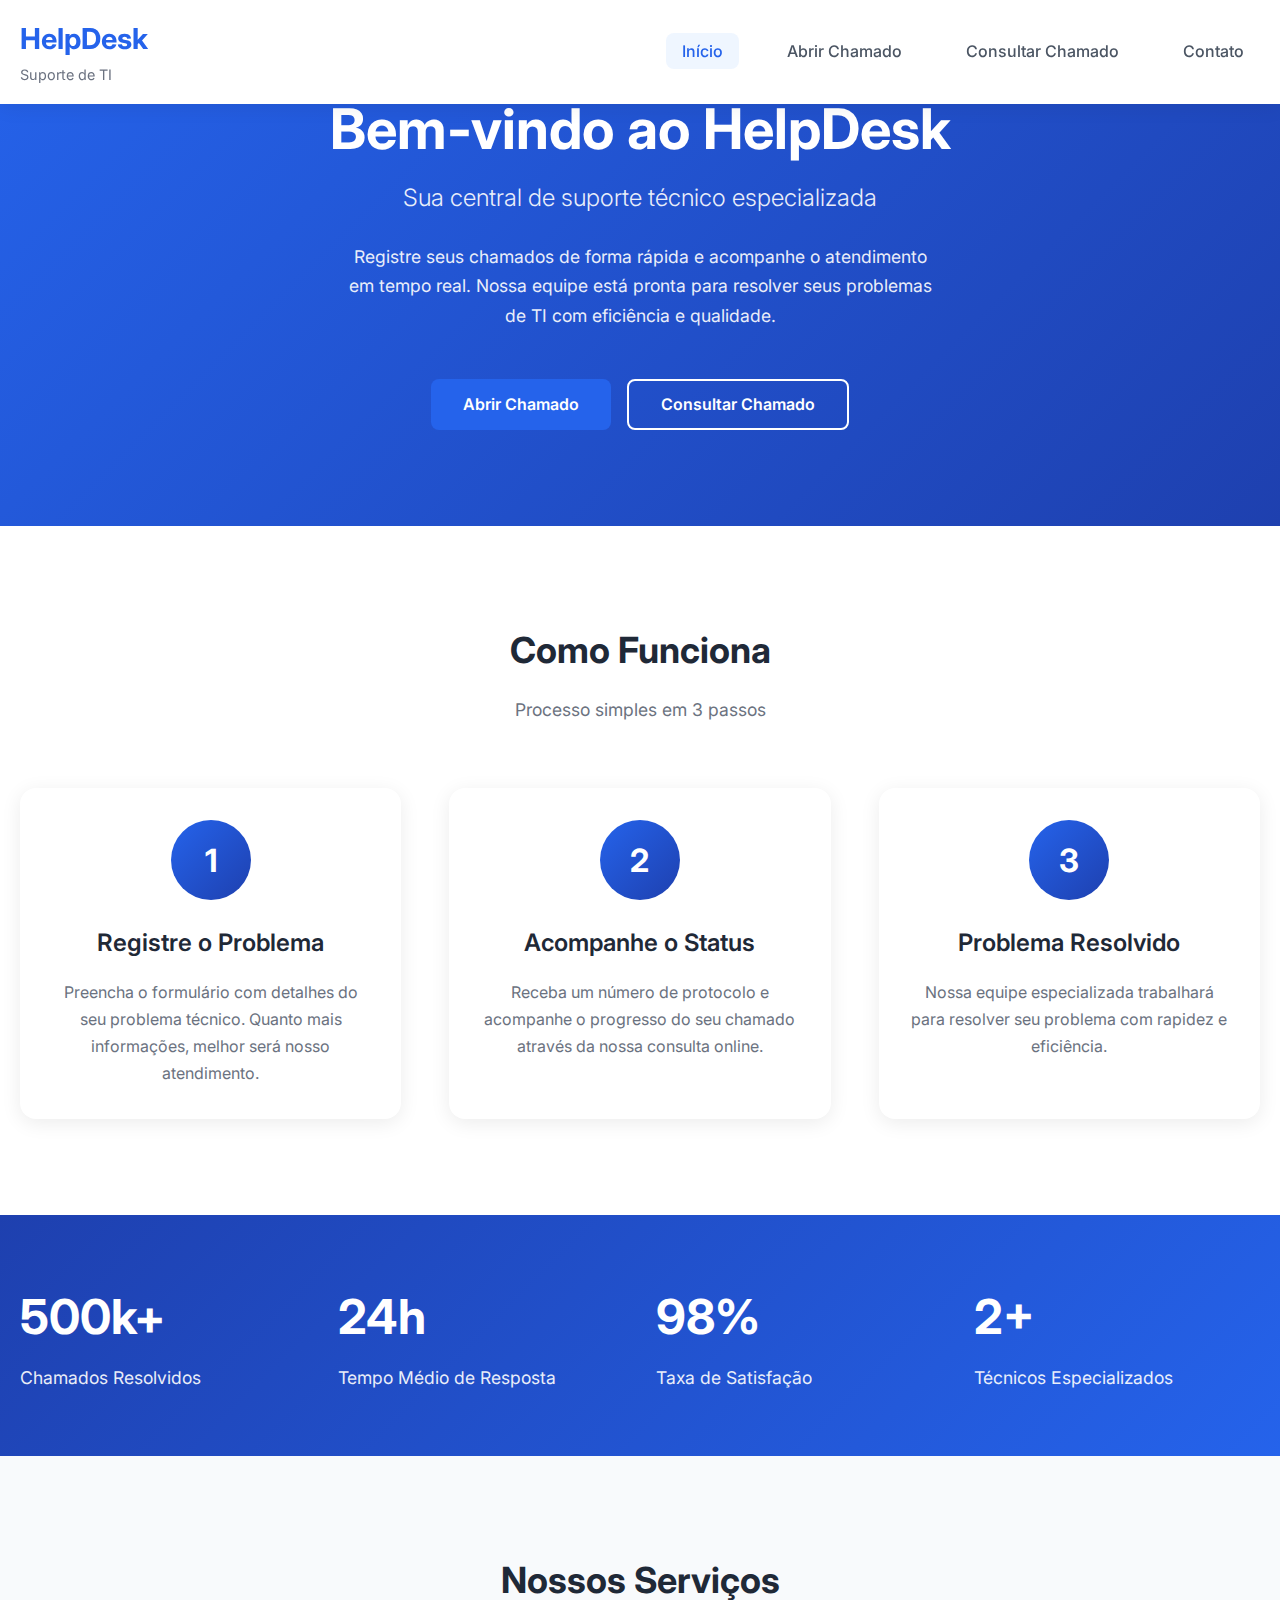
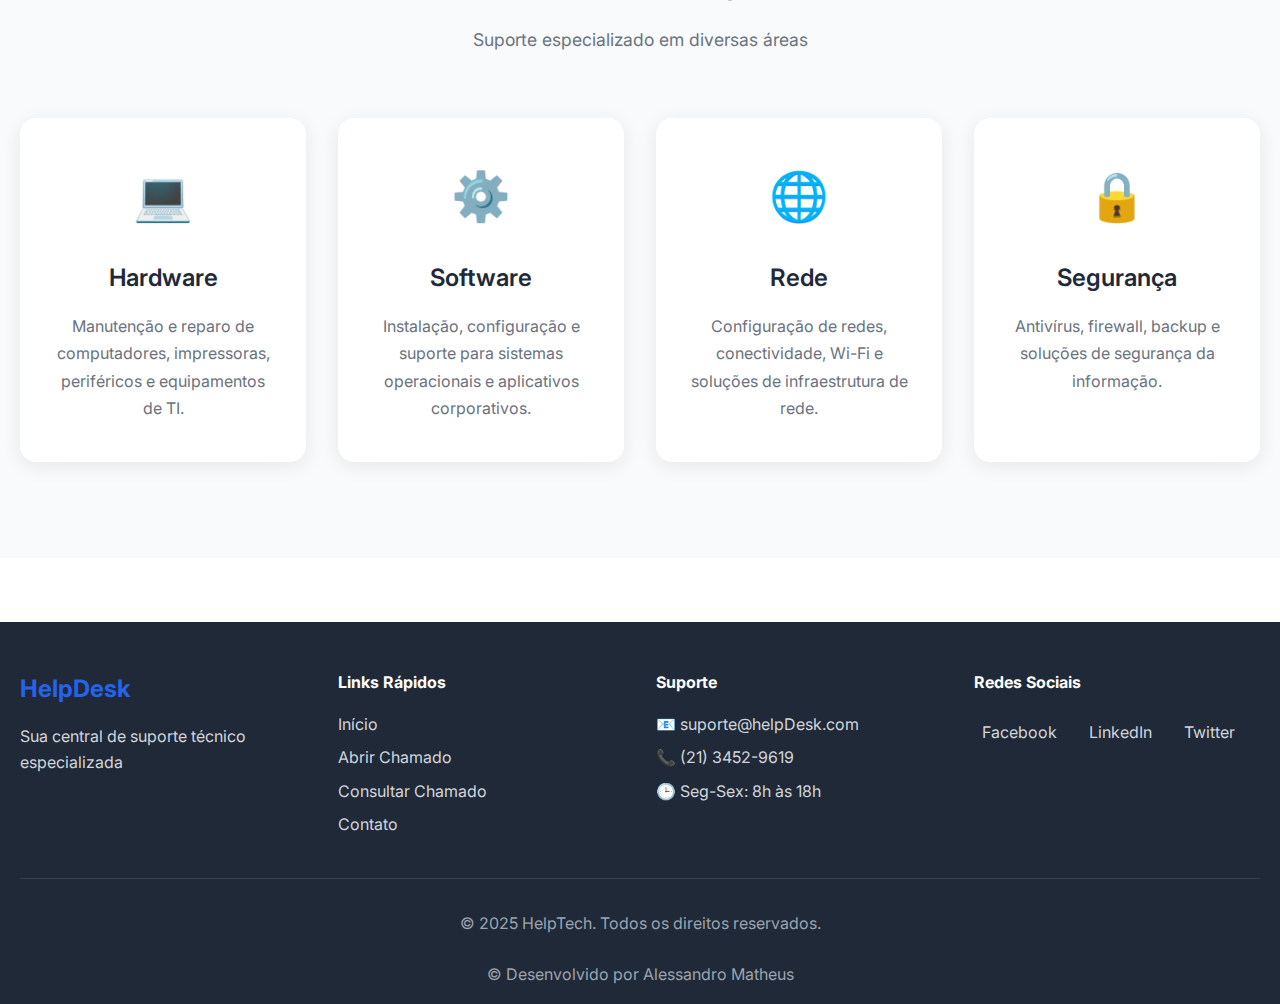
<file: Help/index.html>
<!doctype html>
<html lang="pt-BR">
<head>
    <meta charset="UTF-8">
    <meta name="viewport" content="width=device-width, initial-scale=1.0">
    <title>HelpDesk - Suporte de TI </title>
    <link rel="stylesheet" href="css/styles.css">
    <link rel="preconnect" href="https://fonts.googleapis.com">
    <link rel="preconnect" href="https://fonts.gstatic.com" crossorigin>
    <link href="https://fonts.googleapis.com/css2?family=Inter:wght@300;400;500;600;700&display=swap" rel="stylesheet">
</head>
<body>
    <header class="header">
        <div class="container">
            <div class="header-content">
                <div class="logo">
                    <h1>HelpDesk</h1>
                    <span>Suporte de TI</span>
                </div>
                <nav class="nav">
                    <ul class="nav-list">
                        <li><a href="index.html" class="nav-link active">Início</a></li>
                        <li><a href="abrir-chamado.html" class="nav-link">Abrir Chamado</a></li>
                        <li><a href="consultar-chamado.html" class="nav-link">Consultar Chamado</a></li>
                        <li><a href="contato.html" class="nav-link">Contato</a></li>
                    </ul>
                </nav>
                <div class="mobile-menu-toggle">
                    <span></span>
                    <span></span>
                    <span></span>
                </div>
            </div>
        </div>
    </header>

    <section class="inicio">
        <div class="container">
            <div class="inicio-content">
                <h1 class="inicio-title">Bem-vindo ao HelpDesk</h1>
                <p class="inicio-subtitle">Sua central de suporte técnico especializada</p>
                <p class="inicio-description">
                    Registre seus chamados de forma rápida e acompanhe o atendimento em tempo real. 
                    Nossa equipe está pronta para resolver seus problemas de TI com eficiência e qualidade.
                </p>
                <div class="inicio-buttons">
                    <a href="abrir-chamado.html" class="btn btn-primary">Abrir Chamado</a>
                    <a href="consultar-chamado.html" class="btn btn-secondary">Consultar Chamado</a>
                </div>
            </div>
        </div>
    </section>

    <section class="como-funciona">
        <div class="container">
            <div class="section-header">
                <h2 class="section-title">Como Funciona</h2>
                <p class="section-subtitle">Processo simples em 3 passos</p>
            </div>
            <div class="processo-grid">
                <div class="processo-card">
                    <div class="processo-icon">
                        <span class="processo-number">1</span>
                    </div>
                    <h3 class="processo-title">Registre o Problema</h3>
                    <p class="processo-description">
                        Preencha o formulário com detalhes do seu problema técnico. 
                        Quanto mais informações, melhor será nosso atendimento.
                    </p>
                </div>
                <div class="processo-card">
                    <div class="processo-icon">
                        <span class="processo-number">2</span>
                    </div>
                    <h3 class="processo-title">Acompanhe o Status</h3>
                    <p class="processo-description">
                        Receba um número de protocolo e acompanhe o progresso 
                        do seu chamado através da nossa consulta online.
                    </p>
                </div>
                <div class="processo-card">
                    <div class="processo-icon">
                        <span class="processo-number">3</span>
                    </div>
                    <h3 class="processo-title">Problema Resolvido</h3>
                    <p class="processo-description">
                        Nossa equipe especializada trabalhará para resolver 
                        seu problema com rapidez e eficiência.
                    </p>
                </div>
            </div>
        </div>
    </section>

    <section class="estatisticas">
        <div class="container">
            <div class="estatisticas-grid">
                <div class="estatistica">
                    <div class="estatistica-number">500k+</div>
                    <div class="estatistica-label">Chamados Resolvidos</div>
                </div>
                <div class="estatistica">
                    <div class="estatistica-number">24h</div>
                    <div class="estatistica-label">Tempo Médio de Resposta</div>
                </div>
                <div class="estatistica">
                    <div class="estatistica-number">98%</div>
                    <div class="estatistica-label">Taxa de Satisfação</div>
                </div>
                <div class="estatistica">
                    <div class="estatistica-number">2+</div>
                    <div class="estatistica-label">Técnicos Especializados</div>
                </div>
            </div>
        </div>
    </section>

    <section class="servicos">
        <div class="container">
            <div class="section-header">
                <h2 class="section-title">Nossos Serviços</h2>
                <p class="section-subtitle">Suporte especializado em diversas áreas</p>
            </div>
            <div class="servicos-grid">
                <div class="servico-card">
                    <div class="servico-icon">💻</div>
                    <h3 class="servico-title">Hardware</h3>
                    <p class="servico-description">
                        Manutenção e reparo de computadores, impressoras, 
                        periféricos e equipamentos de TI.
                    </p>
                </div>
                <div class="servico-card">
                    <div class="servico-icon">⚙️</div>
                    <h3 class="servico-title">Software</h3>
                    <p class="servico-description">
                        Instalação, configuração e suporte para sistemas 
                        operacionais e aplicativos corporativos.
                    </p>
                </div>
                <div class="servico-card">
                    <div class="servico-icon">🌐</div>
                    <h3 class="servico-title">Rede</h3>
                    <p class="servico-description">
                        Configuração de redes, conectividade, Wi-Fi 
                        e soluções de infraestrutura de rede.
                    </p>
                </div>
                <div class="servico-card">
                    <div class="servico-icon">🔒</div>
                    <h3 class="servico-title">Segurança</h3>
                    <p class="servico-description">
                        Antivírus, firewall, backup e soluções 
                        de segurança da informação.
                    </p>
                </div>
            </div>
        </div>
    </section>

    <footer class="rodape">
        <div class="container">
            <div class="rodape-content">
                <div class="rodape-section">
                    <div class="rodape-logo">
                        <h3>HelpDesk</h3>
                        <p>Sua central de suporte técnico especializada</p>
                    </div>
                </div>
                <div class="rodape-section">
                    <h4>Links Rápidos</h4>
                    <ul class="rodape-links">
                        <li><a href="index.html">Início</a></li>
                        <li><a href="abrir-chamado.html">Abrir Chamado</a></li>
                        <li><a href="consultar-chamado.html">Consultar Chamado</a></li>
                        <li><a href="contato.html">Contato</a></li>
                    </ul>
                </div>
                <div class="rodape-section">
                    <h4>Suporte</h4>
                    <div class="contato-info">
                        <p>📧 suporte@helpDesk.com</p>
                        <p>📞 (21) 3452-9619</p>
                        <p>🕒 Seg-Sex: 8h às 18h</p>
                    </div>
                </div>
                <div class="rodape-section">
                    <h4>Redes Sociais</h4>
                    <div class="social-links">
                        <a href="#" class="social-link">Facebook</a>
                        <a href="#" class="social-link">LinkedIn</a>
                        <a href="#" class="social-link">Twitter</a>
                    </div>
                </div>
            </div>
            <div class="rodape-bottom">
                <p>&copy; 2025 HelpTech. Todos os direitos reservados.</p> <br>
                <p>&copy; Desenvolvido por Alessandro Matheus</p>
            </div>
        </div>
    </footer>

    <script src="js/script.js"></script>
</body>
</html>
</file>
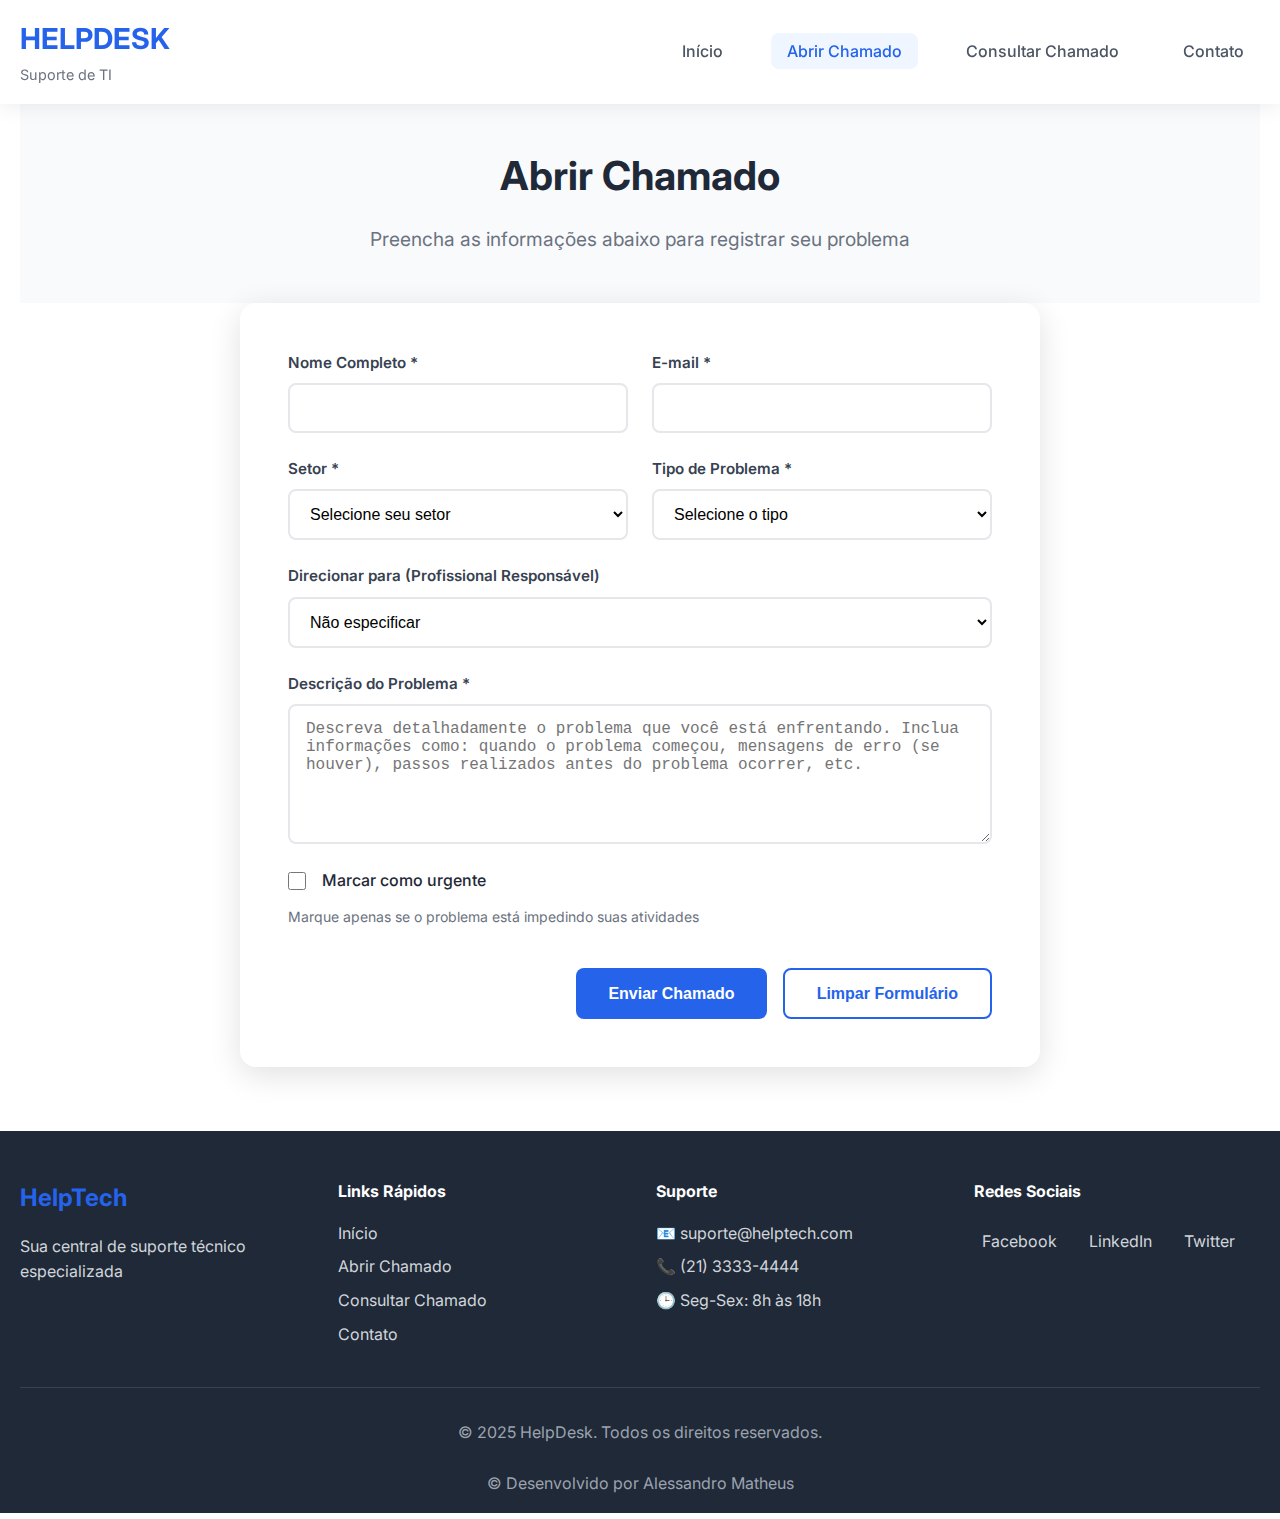
<file: Help/abrir-chamado.html>
<!doctype html>
<html lang="pt-BR">
<head>
    <meta charset="UTF-8">
    <meta name="viewport" content="width=device-width, initial-scale=1.0">
    <title>Abrir Chamado - HelpDesk</title>
    <link rel="stylesheet" href="css/styles.css">
    <link rel="preconnect" href="https://fonts.googleapis.com">
    <link rel="preconnect" href="https://fonts.gstatic.com" crossorigin>
    <link href="https://fonts.googleapis.com/css2?family=Inter:wght@300;400;500;600;700&display=swap" rel="stylesheet">
</head>
<body>
    <header class="header">
        <div class="container">
            <div class="header-content">
                <div class="logo">
                    <h1>HELPDESK</h1>
                    <span>Suporte de TI</span>
                </div>
                <nav class="nav">
                    <ul class="nav-list">
                        <li><a href="index.html" class="nav-link">Início</a></li>
                        <li><a href="abrir-chamado.html" class="nav-link active">Abrir Chamado</a></li>
                        <li><a href="consultar-chamado.html" class="nav-link">Consultar Chamado</a></li>
                        <li><a href="contato.html" class="nav-link">Contato</a></li>
                    </ul>
                </nav>
                <div class="mobile-menu-toggle">
                    <span></span>
                    <span></span>
                    <span></span>
                </div>
            </div>
        </div>
    </header>

    <main class="main-content">
        <div class="container">
            <div class="page-header">
                <h1 class="page-title">Abrir Chamado</h1>
                <p class="page-subtitle">Preencha as informações abaixo para registrar seu problema</p>
            </div>

            <div class="form-container">
                <form id="chamado-form" class="chamado-form">
                    <div class="form-row">
                        <div class="form-group">
                            <label for="fullName" class="form-label">Nome Completo *</label>
                            <input type="text" id="fullName" name="fullName" class="form-input" required>
                            <span class="error-message" id="fullName-error"></span>
                        </div>
                        <div class="form-group">
                            <label for="email" class="form-label">E-mail *</label>
                            <input type="email" id="email" name="email" class="form-input" required>
                            <span class="error-message" id="email-error"></span>
                        </div>
                    </div>

                    <div class="form-row">
                        <div class="form-group">
                            <label for="setor" class="form-label">Setor *</label>
                            <select id="setor" name="setor" class="form-select" required>
                                <option value="">Selecione seu setor</option>
                                <option value="financeiro">Financeiro</option>
                                <option value="rh">Recursos Humanos</option>
                                <option value="ti">Tecnologia da Informação</option>
                                <option value="administrativo">Administrativo</option>
                                <option value="comercial">Comercial</option>
                                <option value="marketing">Marketing</option>
                                <option value="operacional">Operacional</option>
                                <option value="diretoria">Diretoria</option>
                            </select>
                            <span class="error-message" id="setor-error"></span>
                        </div>
                        <div class="form-group">
                            <label for="problemaType" class="form-label">Tipo de Problema *</label>
                            <select id="problemaType" name="problemaType" class="form-select" required>
                                <option value="">Selecione o tipo</option>
                                <option value="hardware">Hardware</option>
                                <option value="software">Software</option>
                                <option value="rede">Rede</option>
                                <option value="email">E-mail</option>
                                <option value="impressora">Impressora</option>
                                <option value="sistema">Sistema Corporativo</option>
                                <option value="seguranca">Segurança</option>
                                <option value="outro">Outro</option>
                            </select>
                            <span class="error-message" id="problemaType-error"></span>
                        </div>
                    </div>

                    <div class="form-group">
                        <label for="atribuirPara" class="form-label">Direcionar para (Profissional Responsável)</label>
                        <select id="atribuirPara" name="atribuirPara" class="form-select">
                            <option value="">Não especificar</option>
                            <option value="ana-paula">Ryan Alves – Suporte Nível 1</option>
                            <option value="alessandro-matheus">Alessandro Matheus – Infraestrutura e Redes</option>
                            <option value="juliana-rocha">Juliana Rocha – Atendimento Geral</option>
                            <option value="carlos-henrique">Carlos Henrique – Desenvolvimento de Sistemas</option>
                            <option value="fernanda-lima">Fernanda Lima – Suporte a Sistemas Corporativos</option>
                            <option value="ricardo-santos">Ricardo Santos – Segurança da Informação</option>
                            <option value="patricia-oliveira">Patrícia Oliveira – Suporte Hardware</option>
                        </select>
                    </div>

                    <div class="form-group">
                        <label for="description" class="form-label">Descrição do Problema *</label>
                        <textarea id="description" name="description" class="form-textarea" rows="6" 
                                  placeholder="Descreva detalhadamente o problema que você está enfrentando. Inclua informações como: quando o problema começou, mensagens de erro (se houver), passos realizados antes do problema ocorrer, etc." required></textarea>
                        <span class="error-message" id="description-error"></span>
                    </div>

                    <div class="form-group">
                        <label class="checkbox-label">
                            <input type="checkbox" id="urgency" name="urgency" class="checkbox">
                            <span class="checkmark"></span>
                            Marcar como urgente
                        </label>
                        <small class="form-help">Marque apenas se o problema está impedindo suas atividades</small>
                    </div>

                    <div class="form-actions">
                        <button type="submit" class="btn btn-primary">Enviar Chamado</button>
                        <button type="reset" class="btn btn-secondary">Limpar Formulário</button>
                    </div>
                </form>

                <div id="success-message" class="success-card" style="display: none;">
                    <div class="success-icon">✅</div>
                    <h3>Chamado Registrado com Sucesso!</h3>
                    <p>Seu chamado foi registrado com o número: <strong id="chamado-number"></strong></p>
                    <p>Você receberá uma confirmação por e-mail em breve.</p>
                    <div class="success-actions">
                        <a href="consultar-chamado.html" class="btn btn-primary">Consultar Status</a>
                        <button type="button" class="btn btn-secondary" onclick="resetForm()">Abrir Novo Chamado</button>
                    </div>
                </div>
            </div>
        </div>
    </main>

    <footer class="rodape">
        <div class="container">
            <div class="rodape-content">
                <div class="rodape-section">
                    <div class="rodape-logo">
                        <h3>HelpTech</h3>
                        <p>Sua central de suporte técnico especializada</p>
                    </div>
                </div>
                <div class="rodape-section">
                    <h4>Links Rápidos</h4>
                    <ul class="rodape-links">
                        <li><a href="index.html">Início</a></li>
                        <li><a href="abrir-chamado.html">Abrir Chamado</a></li>
                        <li><a href="consultar-chamado.html">Consultar Chamado</a></li>
                        <li><a href="contato.html">Contato</a></li>
                    </ul>
                </div>
                <div class="rodape-section">
                    <h4>Suporte</h4>
                    <div class="contato-info">
                        <p>📧 suporte@helptech.com</p>
                        <p>📞 (21) 3333-4444</p>
                        <p>🕒 Seg-Sex: 8h às 18h</p>
                    </div>
                </div>
                <div class="rodape-section">
                    <h4>Redes Sociais</h4>
                    <div class="social-links">
                        <a href="#" class="social-link">Facebook</a>
                        <a href="#" class="social-link">LinkedIn</a>
                        <a href="#" class="social-link">Twitter</a>
                    </div>
                </div>
            </div>
            <div class="rodape-bottom">
               <p>&copy; 2025 HelpDesk. Todos os direitos reservados.</p> <br>
                <p>&copy; Desenvolvido por Alessandro Matheus</p>
            </div>
        </div>
    </footer>

    <script src="js/script.js"></script>
</body>
</html>
</file>
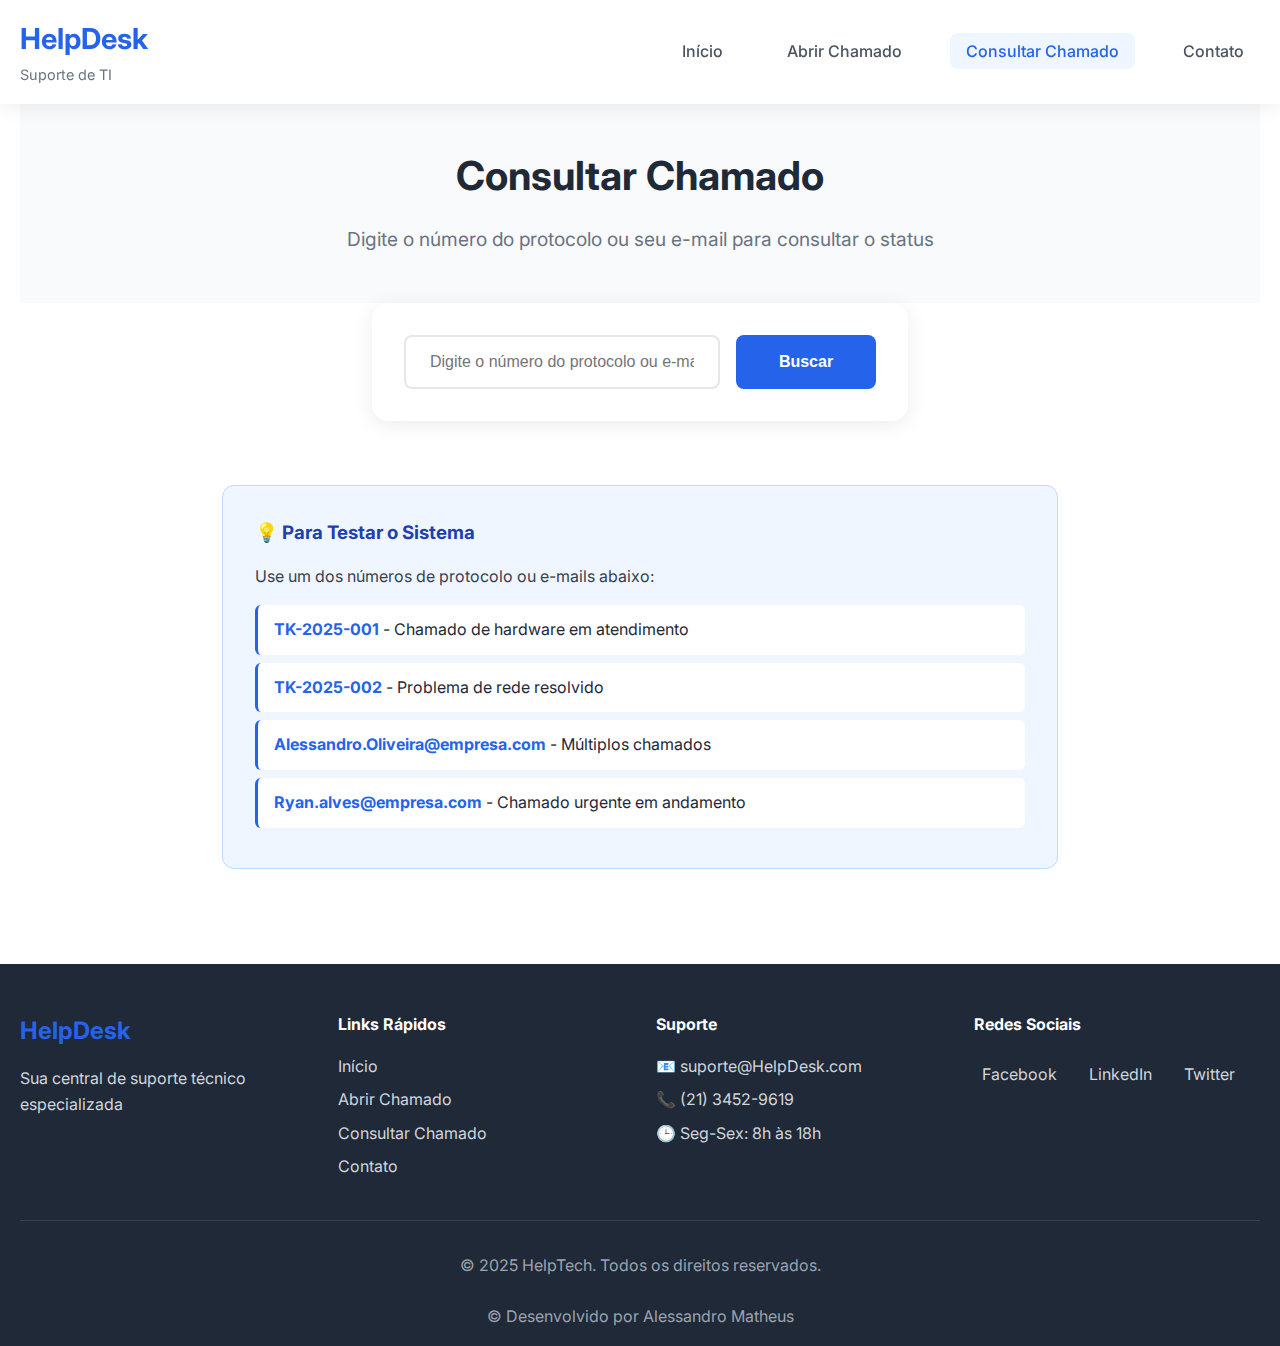
<file: Help/consultar-chamado.html>
<!doctype html>
<html lang="pt-BR">
<head>
    <meta charset="UTF-8">
    <meta name="viewport" content="width=device-width, initial-scale=1.0">
    <title>Consultar Chamado - HelpDesk</title>
    <link rel="stylesheet" href="css/styles.css">
    <link rel="preconnect" href="https://fonts.googleapis.com">
    <link rel="preconnect" href="https://fonts.gstatic.com" crossorigin>
    <link href="https://fonts.googleapis.com/css2?family=Inter:wght@300;400;500;600;700&display=swap" rel="stylesheet">
</head>
<body>
    <header class="header">
        <div class="container">
            <div class="header-content">
                <div class="logo">
                    <h1>HelpDesk</h1>
                    <span>Suporte de TI</span>
                </div>
                <nav class="nav">
                    <ul class="nav-list">
                        <li><a href="index.html" class="nav-link">Início</a></li>
                        <li><a href="abrir-chamado.html" class="nav-link">Abrir Chamado</a></li>
                        <li><a href="consultar-chamado.html" class="nav-link active">Consultar Chamado</a></li>
                        <li><a href="contato.html" class="nav-link">Contato</a></li>
                    </ul>
                </nav>
                <div class="mobile-menu-toggle">
                    <span></span>
                    <span></span>
                    <span></span>
                </div>
            </div>
        </div>
    </header>

    <main class="main-content">
        <div class="container">
            <div class="page-header">
                <h1 class="page-title">Consultar Chamado</h1>
                <p class="page-subtitle">Digite o número do protocolo ou seu e-mail para consultar o status</p>
            </div>

            <div class="search-container">
                <form id="search-form" class="search-form">
                    <div class="search-input-group">
                        <input type="text" id="searchInput" class="search-input" 
                               placeholder="Digite o número do protocolo ou e-mail">
                        <button type="submit" class="btn btn-primary search-btn">Buscar</button>
                    </div>
                </form>
            </div>

            <div id="carregar" class="carregar" style="display: none;">
                <div class="carregar-spinner"></div>
                <p>Buscando informações do chamado...</p>
            </div>

            <div id="sem-resultados" class="sem-resultados" style="display: none;">
                <div class="sem-resultados-icon">🔍</div>
                <h3>Nenhum chamado encontrado</h3>
                <p>Verifique se o número do protocolo ou e-mail está correto e tente novamente.</p>
            </div>

            <div id="chamado-resultado" class="chamado-resultado" style="display: none;">
                <div class="chamado-card">
                    <div class="chamado-header">
                        <div class="chamado-info">
                            <h3 class="chamado-title">Chamado #<span id="chamado-id"></span></h3>
                            <div class="chamado-status">
                                <span id="status-badge" class="status-badge"></span>
                            </div>
                        </div>
                        <div class="chamado-date">
                            <small>Aberto em: <span id="chamado-date"></span></small>
                        </div>
                    </div>

                    <div class="chamado-details">
                        <div class="detail-row">
                            <div class="detail-item">
                                <label>Solicitante:</label>
                                <span id="chamado-requester"></span>
                            </div>
                            <div class="detail-item">
                                <label>E-mail:</label>
                                <span id="chamado-email"></span>
                            </div>
                        </div>
                        <div class="detail-row">
                            <div class="detail-item">
                                <label>Setor:</label>
                                <span id="chamado-setor"></span>
                            </div>
                            <div class="detail-item">
                                <label>Tipo:</label>
                                <span id="chamado-type"></span>
                            </div>
                        </div>
                        <div class="detail-row">
                            <div class="detail-item">
                                <label>Responsável:</label>
                                <span id="chamado-assignee"></span>
                            </div>
                            <div class="detail-item">
                                <label>Prioridade:</label>
                                <span id="chamado-priority"></span>
                            </div>
                        </div>
                        <div class="detail-full">
                            <label>Descrição:</label>
                            <p id="chamado-description"></p>
                        </div>
                    </div>

                    <div class="chamado-timeline">
                        <h4>Histórico do Chamado</h4>
                        <div class="timeline" id="chamado-timeline">
                        </div>
                    </div>

                    <div class="chamado-actions">
                        <button class="btn btn-secondary" onclick="printChamado()">Imprimir</button>
                        <a href="abrir-chamado.html" class="btn btn-primary">Abrir Novo Chamado</a>
                    </div>
                </div>
            </div>

            <div class="info-section">
                <div class="info-card">
                    <h3>💡 Para Testar o Sistema</h3>
                    <p>Use um dos números de protocolo ou e-mails abaixo:</p>
                    <ul class="amostra-list">
                        <li><strong>TK-2025-001</strong> - Chamado de hardware em atendimento</li>
                        <li><strong>TK-2025-002</strong> - Problema de rede resolvido</li>
                        <li><strong>Alessandro.Oliveira@empresa.com</strong> - Múltiplos chamados</li>
                        <li><strong>Ryan.alves@empresa.com</strong> - Chamado urgente em andamento</li>
                    </ul>
                </div>
            </div>
        </div>
    </main>

    <footer class="rodape">
        <div class="container">
            <div class="rodape-content">
                <div class="rodape-section">
                    <div class="rodape-logo">
                        <h3>HelpDesk</h3>
                        <p>Sua central de suporte técnico especializada</p>
                    </div>
                </div>
                <div class="rodape-section">
                    <h4>Links Rápidos</h4>
                    <ul class="rodape-links">
                        <li><a href="index.html">Início</a></li>
                        <li><a href="abrir-chamado.html">Abrir Chamado</a></li>
                        <li><a href="consultar-chamado.html">Consultar Chamado</a></li>
                        <li><a href="contato.html">Contato</a></li>
                    </ul>
                </div>
                <div class="rodape-section">
                    <h4>Suporte</h4>
                    <div class="contato-info">
                        <p>📧 suporte@HelpDesk.com</p>
                        <p>📞 (21) 3452-9619</p>
                        <p>🕒 Seg-Sex: 8h às 18h</p>
                    </div>
                </div>
                <div class="rodape-section">
                    <h4>Redes Sociais</h4>
                    <div class="social-links">
                        <a href="#" class="social-link">Facebook</a>
                        <a href="#" class="social-link">LinkedIn</a>
                        <a href="#" class="social-link">Twitter</a>
                    </div>
                </div>
            </div>
            <div class="rodape-bottom">
                <p>&copy; 2025 HelpTech. Todos os direitos reservados.</p> <br>
                <p>&copy; Desenvolvido por Alessandro Matheus</p>
            </div>
        </div>
    </footer>

    <script src="js/script.js"></script>
</body>
</html>
</file>
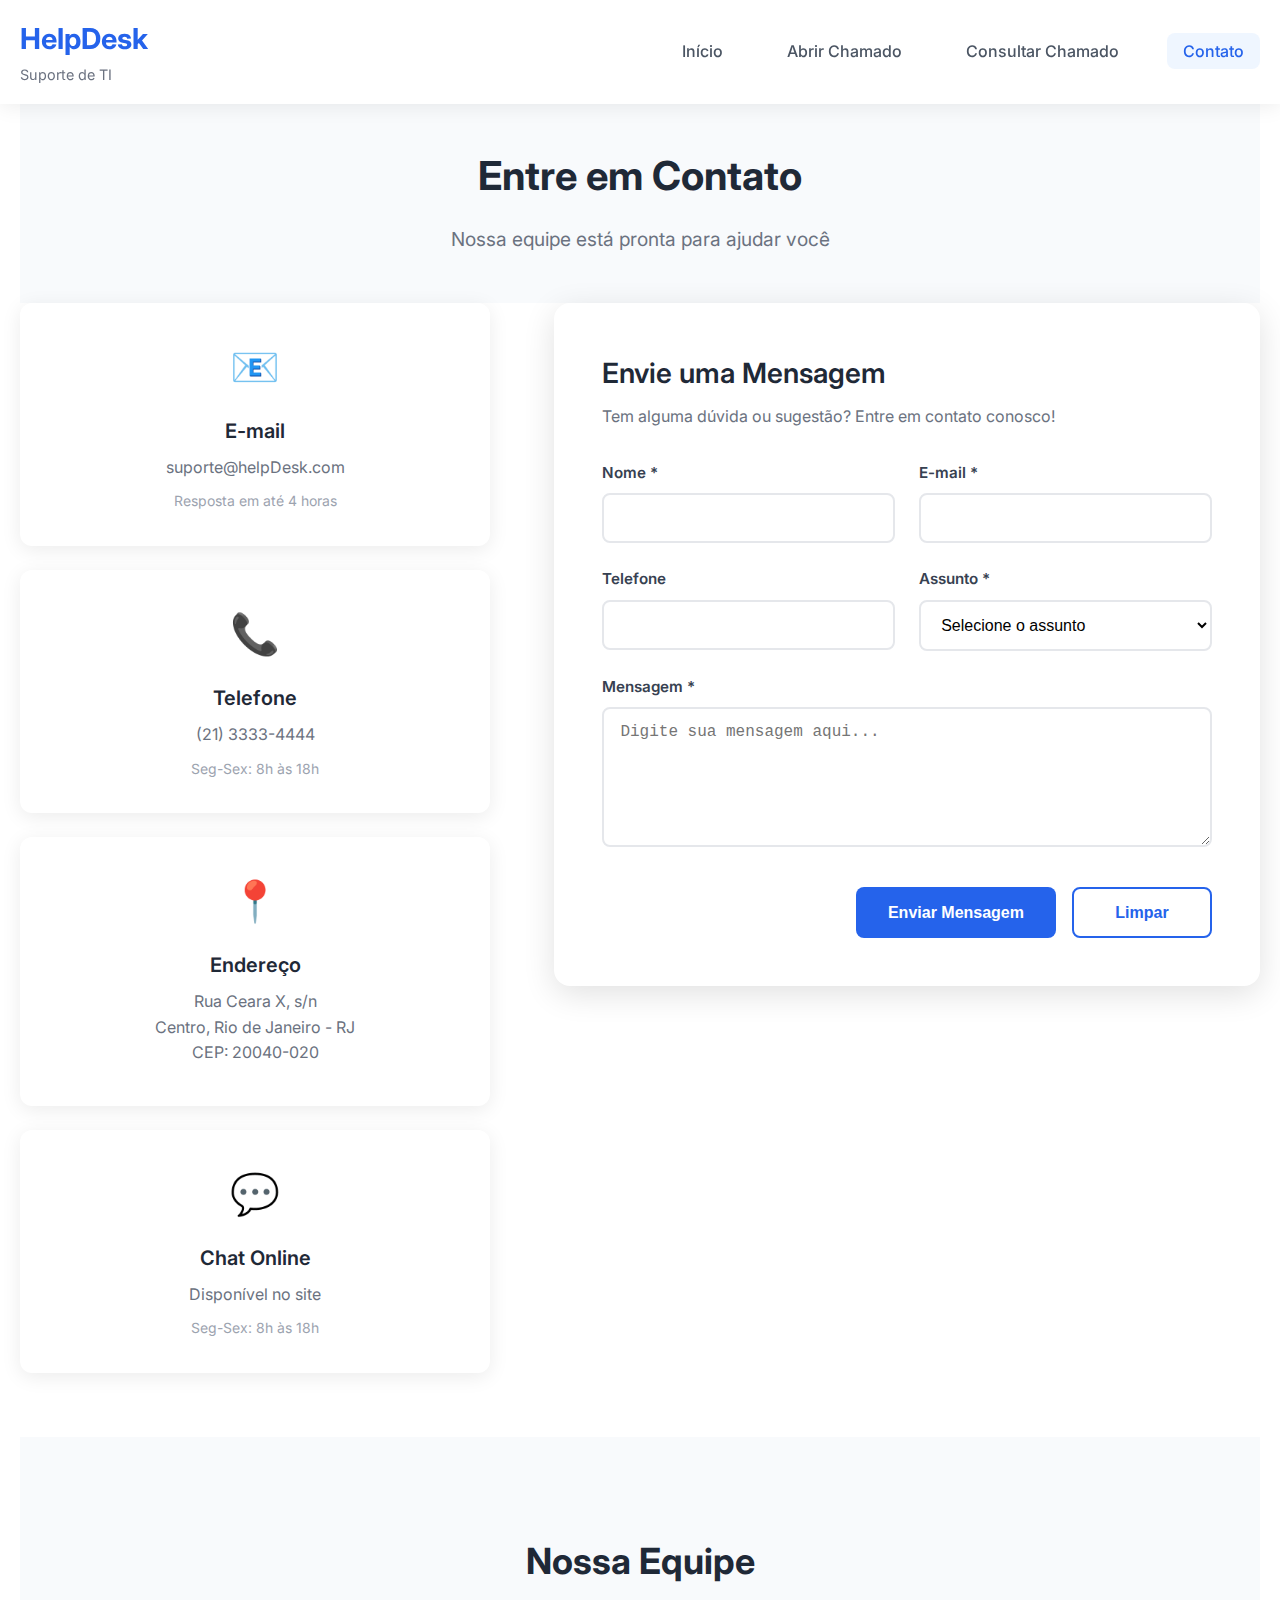
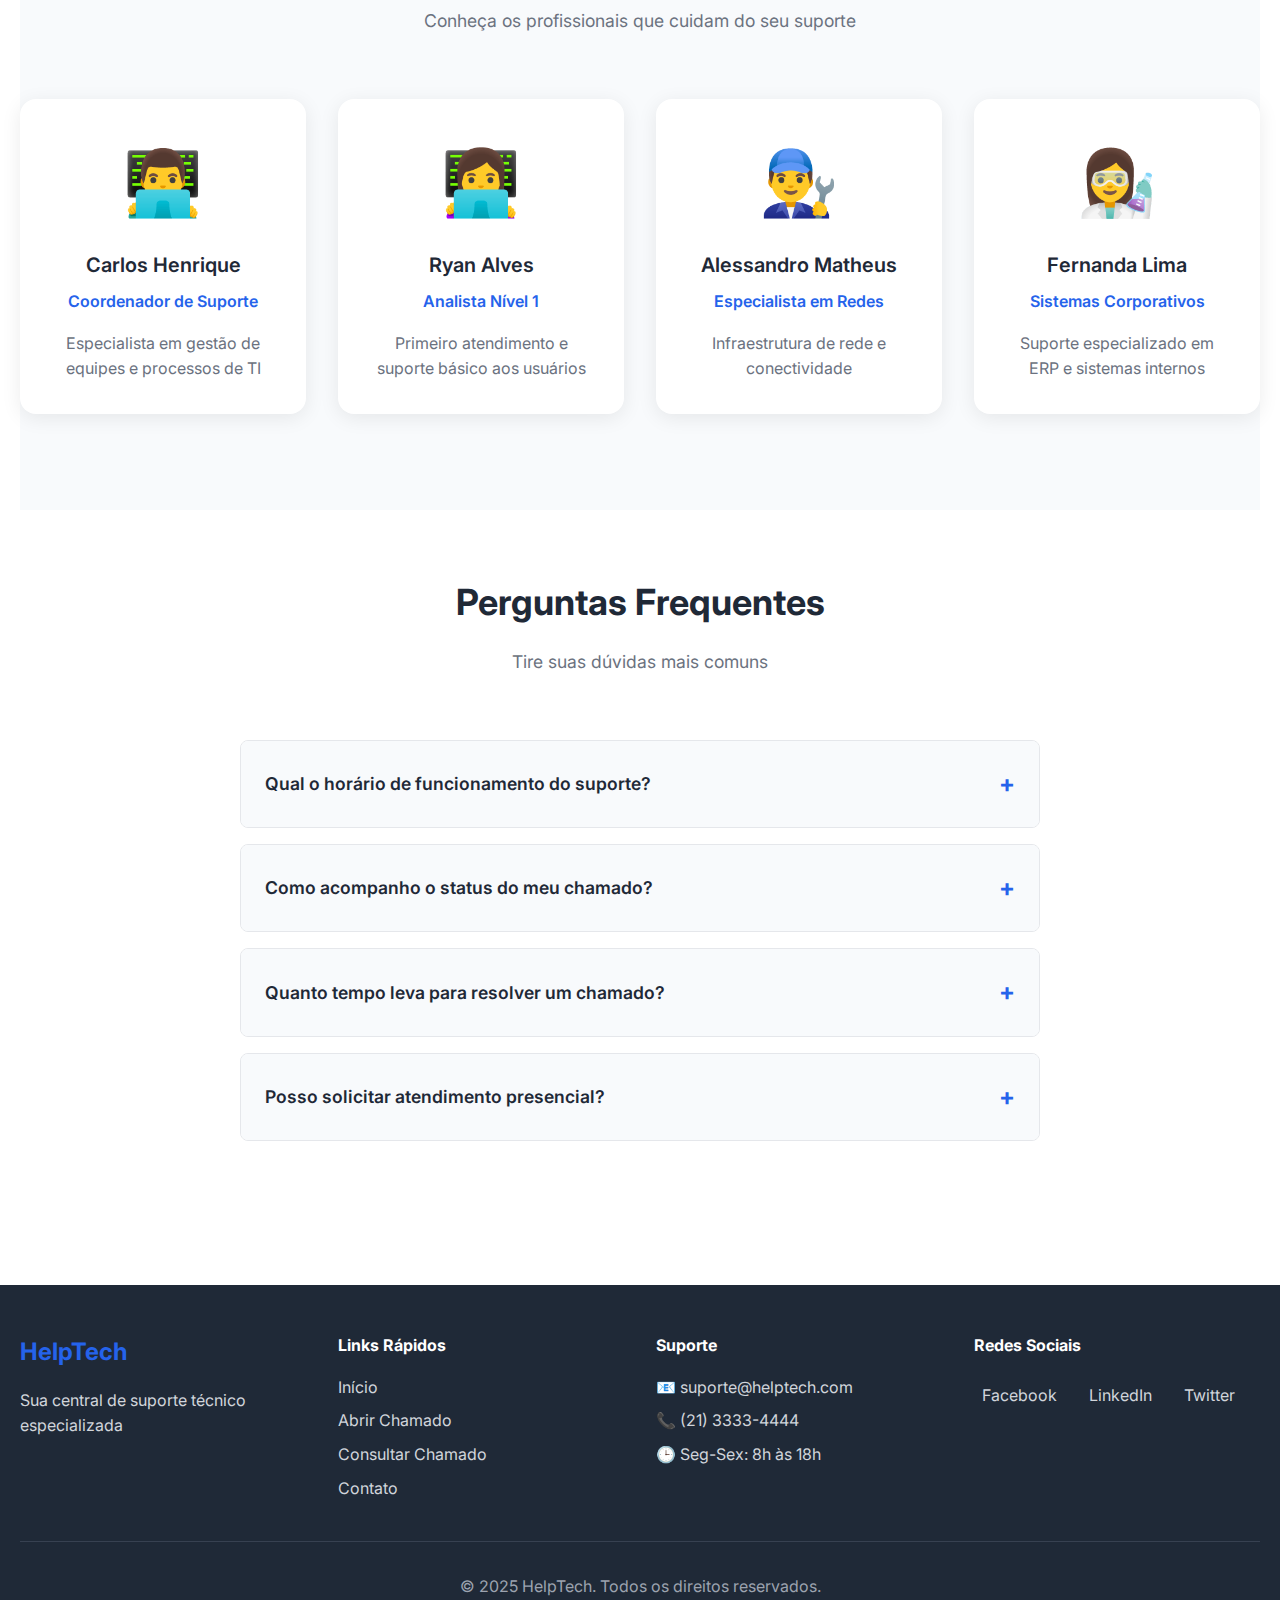
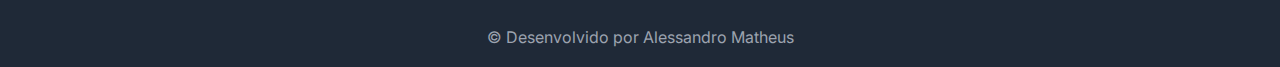
<file: Help/contato.html>
<!doctype html>
<html lang="pt-BR">
<head>
    <meta charset="UTF-8">
    <meta name="viewport" content="width=device-width, initial-scale=1.0">
    <title>Contato - HelpTech</title>
    <link rel="stylesheet" href="css/styles.css">
    <link rel="preconnect" href="https://fonts.googleapis.com">
    <link rel="preconnect" href="https://fonts.gstatic.com" crossorigin>
    <link href="https://fonts.googleapis.com/css2?family=Inter:wght@300;400;500;600;700&display=swap" rel="stylesheet">
</head>
<body>
    <header class="header">
        <div class="container">
            <div class="header-content">
                <div class="logo">
                    <h1>HelpDesk</h1>
                    <span>Suporte de TI</span>
                </div>
                <nav class="nav">
                    <ul class="nav-list">
                        <li><a href="index.html" class="nav-link">Início</a></li>
                        <li><a href="abrir-chamado.html" class="nav-link">Abrir Chamado</a></li>
                        <li><a href="consultar-chamado.html" class="nav-link">Consultar Chamado</a></li>
                        <li><a href="contato.html" class="nav-link active">Contato</a></li>
                    </ul>
                </nav>
                <div class="mobile-menu-toggle">
                    <span></span>
                    <span></span>
                    <span></span>
                </div>
            </div>
        </div>
    </header>

    <main class="main-content">
        <div class="container">
            <div class="page-header">
                <h1 class="page-title">Entre em Contato</h1>
                <p class="page-subtitle">Nossa equipe está pronta para ajudar você</p>
            </div>

            <div class="contato-grid">

                <div class="contato-info-section">
                    <div class="contato-card">
                        <div class="contato-icon">📧</div>
                        <h3>E-mail</h3>
                        <p>suporte@helpDesk.com</p>
                        <small>Resposta em até 4 horas</small>
                    </div>

                    <div class="contato-card">
                        <div class="contato-icon">📞</div>
                        <h3>Telefone</h3>
                        <p>(21) 3333-4444</p>
                        <small>Seg-Sex: 8h às 18h</small>
                    </div>

                    <div class="contato-card">
                        <div class="contato-icon">📍</div>
                        <h3>Endereço</h3>
                        <p>Rua Ceara X, s/n<br>
                           Centro, Rio de Janeiro - RJ<br>
                           CEP: 20040-020</p>
                    </div>

                    <div class="contato-card">
                        <div class="contato-icon">💬</div>
                        <h3>Chat Online</h3>
                        <p>Disponível no site</p>
                        <small>Seg-Sex: 8h às 18h</small>
                    </div>
                </div>

                <div class="contato-form-section">
                    <div class="form-container">
                        <h2>Envie uma Mensagem</h2>
                        <p>Tem alguma dúvida ou sugestão? Entre em contato conosco!</p>

                        <form id="contato-form" class="contato-form">
                            <div class="form-row">
                                <div class="form-group">
                                    <label for="contatoName" class="form-label">Nome *</label>
                                    <input type="text" id="contatoName" name="contatoName" class="form-input" required>
                                </div>
                                <div class="form-group">
                                    <label for="contatoEmail" class="form-label">E-mail *</label>
                                    <input type="email" id="contatoEmail" name="contatoEmail" class="form-input" required>
                                </div>
                            </div>

                            <div class="form-row">
                                <div class="form-group">
                                    <label for="contatoPhone" class="form-label">Telefone</label>
                                    <input type="tel" id="contatoPhone" name="contatoPhone" class="form-input">
                                </div>
                                <div class="form-group">
                                    <label for="contatoSubject" class="form-label">Assunto *</label>
                                    <select id="contatoSubject" name="contatoSubject" class="form-select" required>
                                        <option value="">Selecione o assunto</option>
                                        <option value="duvida">Dúvida Geral</option>
                                        <option value="sugestao">Sugestão</option>
                                        <option value="reclamacao">Reclamação</option>
                                        <option value="elogio">Elogio</option>
                                        <option value="parceria">Parceria</option>
                                        <option value="outro">Outro</option>
                                    </select>
                                </div>
                            </div>

                            <div class="form-group">
                                <label for="contatoMessage" class="form-label">Mensagem *</label>
                                <textarea id="contatoMessage" name="contatoMessage" class="form-textarea" rows="6" 
                                          placeholder="Digite sua mensagem aqui..." required></textarea>
                            </div>

                            <div class="form-actions">
                                <button type="submit" class="btn btn-primary">Enviar Mensagem</button>
                                <button type="reset" class="btn btn-secondary">Limpar</button>
                            </div>
                        </form>

                        <div id="contato-success" class="success-message" style="display: none;">
                            <div class="success-icon">✅</div>
                            <h3>Mensagem Enviada!</h3>
                            <p>Obrigado pelo contato. Responderemos em breve!</p>
                        </div>
                    </div>
                </div>
            </div>

            <section class="equipe-section">
                <div class="section-header">
                    <h2 class="section-title">Nossa Equipe</h2>
                    <p class="section-subtitle">Conheça os profissionais que cuidam do seu suporte</p>
                </div>

                <div class="equipe-grid">
                    <div class="equipe-card">
                        <div class="equipe-avatar">👨‍💻</div>
                        <h3>Carlos Henrique</h3>
                        <p class="equipe-role">Coordenador de Suporte</p>
                        <p class="equipe-description">Especialista em gestão de equipes e processos de TI</p>
                    </div>

                    <div class="equipe-card">
                        <div class="equipe-avatar">👩‍💻</div>
                        <h3>Ryan Alves</h3>
                        <p class="equipe-role">Analista Nível 1</p>
                        <p class="equipe-description">Primeiro atendimento e suporte básico aos usuários</p>
                    </div>

                    <div class="equipe-card">
                        <div class="equipe-avatar">👨‍🔧</div>
                        <h3>Alessandro Matheus</h3>
                        <p class="equipe-role">Especialista em Redes</p>
                        <p class="equipe-description">Infraestrutura de rede e conectividade</p>
                    </div>

                    <div class="equipe-card">
                        <div class="equipe-avatar">👩‍🔬</div>
                        <h3>Fernanda Lima</h3>
                        <p class="equipe-role">Sistemas Corporativos</p>
                        <p class="equipe-description">Suporte especializado em ERP e sistemas internos</p>
                    </div>
                </div>
            </section>

            <section class="faq-section">
                <div class="section-header">
                    <h2 class="section-title">Perguntas Frequentes</h2>
                    <p class="section-subtitle">Tire suas dúvidas mais comuns</p>
                </div>

                <div class="faq-list">
                    <div class="faq-item">
                        <div class="faq-question">
                            <h4>Qual o horário de funcionamento do suporte?</h4>
                            <span class="faq-toggle">+</span>
                        </div>
                        <div class="faq-answer">
                            <p>Nosso suporte funciona de segunda a sexta-feira, das 8h às 18h. Para emergências, temos plantão 24h através do e-mail urgente@helptech.com</p>
                        </div>
                    </div>

                    <div class="faq-item">
                        <div class="faq-question">
                            <h4>Como acompanho o status do meu chamado?</h4>
                            <span class="faq-toggle">+</span>
                        </div>
                        <div class="faq-answer">
                            <p>Utilize a página "Consultar Chamado" inserindo o número do protocolo ou seu e-mail. Você também receberá atualizações por e-mail.</p>
                        </div>
                    </div>

                    <div class="faq-item">
                        <div class="faq-question">
                            <h4>Quanto tempo leva para resolver um chamado?</h4>
                            <span class="faq-toggle">+</span>
                        </div>
                        <div class="faq-answer">
                            <p>O tempo varia conforme a complexidade: problemas simples (2-4h), médios (1-2 dias), complexos (3-5 dias). Chamados urgentes têm prioridade.</p>
                        </div>
                    </div>

                    <div class="faq-item">
                        <div class="faq-question">
                            <h4>Posso solicitar atendimento presencial?</h4>
                            <span class="faq-toggle">+</span>
                        </div>
                        <div class="faq-answer">
                            <p>Sim! Para problemas que necessitam atendimento no local, nossa equipe pode se deslocar. Isso é avaliado caso a caso durante o atendimento.</p>
                        </div>
                    </div>
                </div>
            </section>
        </div>
    </main>

    <footer class="rodape">
        <div class="container">
            <div class="rodape-content">
                <div class="rodape-section">
                    <div class="rodape-logo">
                        <h3>HelpTech</h3>
                        <p>Sua central de suporte técnico especializada</p>
                    </div>
                </div>
                <div class="rodape-section">
                    <h4>Links Rápidos</h4>
                    <ul class="rodape-links">
                        <li><a href="index.html">Início</a></li>
                        <li><a href="abrir-chamado.html">Abrir Chamado</a></li>
                        <li><a href="consultar-chamado.html">Consultar Chamado</a></li>
                        <li><a href="contato.html">Contato</a></li>
                    </ul>
                </div>
                <div class="rodape-section">
                    <h4>Suporte</h4>
                    <div class="contato-info">
                        <p>📧 suporte@helptech.com</p>
                        <p>📞 (21) 3333-4444</p>
                        <p>🕒 Seg-Sex: 8h às 18h</p>
                    </div>
                </div>
                <div class="rodape-section">
                    <h4>Redes Sociais</h4>
                    <div class="social-links">
                        <a href="#" class="social-link">Facebook</a>
                        <a href="#" class="social-link">LinkedIn</a>
                        <a href="#" class="social-link">Twitter</a>
                    </div>
                </div>
            </div>
            <div class="rodape-bottom">
                <p>&copy; 2025 HelpTech. Todos os direitos reservados.</p> <br>
                <p>&copy; Desenvolvido por Alessandro Matheus</p>
            </div>
        </div>
    </footer>

    <script src="js/script.js"></script>
</body>
</html>
</file>
<file: Help/css/styles.css>
* {
    margin: 0;
    padding: 0;
    box-sizing: border-box;
}

body {
    font-family: 'Inter', -apple-system, BlinkMacSystemFont, 'Segoe UI', sans-serif;
    line-height: 1.6;
    color: #1f2937;
    background-color: #ffffff;
}

.container {
    max-width: 1300px;
    margin: 0 auto;
    padding: 0 20px;
}

.header {
    background: #ffffff;
    box-shadow: 0 2px 20px rgba(0, 0, 0, 0.08);
    position: fixed;
    top: 0;
    left: 0;
    right: 0;
    z-index: 1000;
    transition: all 0.3s ease;
}

.header-content {
    display: flex;
    align-items: center;
    justify-content: space-between;
    padding: 1rem 0;
}

.logo h1 {
    color: #2563eb;
    font-size: 1.8rem;
    font-weight: 700;
    margin-bottom: 0;
}

.logo span {
    color: #6b7280;
    font-size: 0.9rem;
    font-weight: 400;
}

.nav-list {
    display: flex;
    list-style: none;
    gap: 2rem;
}

.nav-link {
    text-decoration: none;
    color: #4b5563;
    font-weight: 500;
    padding: 0.5rem 1rem;
    border-radius: 8px;
    transition: all 0.3s ease;
    position: relative;
}

.nav-link:hover,
.nav-link.active {
    color: #2563eb;
    background-color: #eff6ff;
}

.mobile-menu-toggle {
    display: none;
    flex-direction: column;
    cursor: pointer;
    gap: 4px;
}

.mobile-menu-toggle span {
    width: 25px;
    height: 3px;
    background-color: #4b5563;
    transition: 0.3s;
    border-radius: 2px;
}

.main-content {
    margin-top: 80px;
    min-height: calc(100vh - 80px);
}

.inicio {
    background: linear-gradient(135deg, #2563eb 0%, #1e40af 100%);
    color: white;
    padding: 6rem 0;
    text-align: center;
}

.inicio-title {
    font-size: 3.5rem;
    font-weight: 700;
    margin-bottom: 1rem;
    line-height: 1.2;
}

.inicio-subtitle {
    font-size: 1.5rem;
    font-weight: 300;
    margin-bottom: 1.5rem;
    opacity: 0.9;
}

.inicio-description {
    font-size: 1.1rem;
    max-width: 600px;
    margin: 0 auto 3rem;
    opacity: 0.9;
    line-height: 1.7;
}

.inicio-buttons {
    display: flex;
    gap: 1rem;
    justify-content: center;
    flex-wrap: wrap;
}

.btn {
    display: inline-flex;
    align-items: center;
    justify-content: center;
    padding: 0.875rem 2rem;
    border: none;
    border-radius: 8px;
    font-size: 1rem;
    font-weight: 600;
    text-decoration: none;
    cursor: pointer;
    transition: all 0.3s ease;
    line-height: 1.2;
    min-width: 140px;
}

.btn-primary {
    background-color: #2563eb;
    color: white;
}

.btn-primary:hover {
    background-color: #1d4ed8;
    transform: translateY(-2px);
    box-shadow: 0 8px 25px rgba(37, 99, 235, 0.3);
}

.btn-secondary {
    background-color: transparent;
    color: #2563eb;
    border: 2px solid #2563eb;
}

.btn-secondary:hover {
    background-color: #2563eb;
    color: white;
    transform: translateY(-2px);
}

.inicio .btn-secondary {
    color: white;
    border-color: white;
}

.inicio .btn-secondary:hover {
    background-color: white;
    color: #2563eb;
}

.page-header {
    text-align: center;
    padding: 4rem 0 3rem;
    background-color: #f8fafc;
}

.page-title {
    font-size: 2.5rem;
    font-weight: 700;
    color: #1f2937;
    margin-bottom: 1rem;
}

.page-subtitle {
    font-size: 1.2rem;
    color: #6b7280;
    max-width: 600px;
    margin: 0 auto;
}

.section-header {
    text-align: center;
    margin-bottom: 4rem;
}

.section-title {
    font-size: 2.25rem;
    font-weight: 700;
    color: #1f2937;
    margin-bottom: 1rem;
}

.section-subtitle {
    font-size: 1.1rem;
    color: #6b7280;
    max-width: 500px;
    margin: 0 auto;
}

.como-funciona {
    padding: 6rem 0;
    background-color: #ffffff;
}

.processo-grid {
    display: grid;
    grid-template-columns: repeat(auto-fit, minmax(300px, 1fr));
    gap: 3rem;
}

.processo-card {
    text-align: center;
    padding: 2rem;
    background: white;
    border-radius: 16px;
    box-shadow: 0 4px 20px rgba(0, 0, 0, 0.08);
    transition: all 0.3s ease;
}

.processo-card:hover {
    transform: translateY(-8px);
    box-shadow: 0 12px 40px rgba(0, 0, 0, 0.15);
}

.processo-icon {
    width: 80px;
    height: 80px;
    background: linear-gradient(135deg, #2563eb, #1e40af);
    border-radius: 50%;
    display: flex;
    align-items: center;
    justify-content: center;
    margin: 0 auto 1.5rem;
}

.processo-number {
    color: white;
    font-size: 2rem;
    font-weight: 700;
}

.processo-title {
    font-size: 1.5rem;
    font-weight: 600;
    color: #1f2937;
    margin-bottom: 1rem;
}

.processo-description {
    color: #6b7280;
    line-height: 1.7;
}

.estatisticas {
    padding: 4rem 0;
    background: linear-gradient(135deg, #1e40af 0%, #2563eb 100%);
    color: white;
}

.estatisticas-grid {
    display: grid;
    grid-template-columns: repeat(auto-fit, minmax(200px, 1fr));
    gap: 2rem;
}

.estatistica-card {
    text-align: center;
    padding: 2rem 1rem;
}

.estatistica-number {
    font-size: 3rem;
    font-weight: 700;
    margin-bottom: 0.5rem;
}

.estatistica-label {
    font-size: 1.1rem;
    opacity: 0.9;
}

.servicos {
    padding: 6rem 0;
    background-color: #f8fafc;
}

.servicos-grid {
    display: grid;
    grid-template-columns: repeat(auto-fit, minmax(280px, 1fr));
    gap: 2rem;
}

.servico-card {
    background: white;
    padding: 2.5rem 2rem;
    border-radius: 16px;
    box-shadow: 0 4px 20px rgba(0, 0, 0, 0.08);
    transition: all 0.3s ease;
    text-align: center;
}

.servico-card:hover {
    transform: translateY(-5px);
    box-shadow: 0 12px 40px rgba(0, 0, 0, 0.15);
}

.servico-icon {
    font-size: 3rem;
    margin-bottom: 1.5rem;
}

.servico-title {
    font-size: 1.5rem;
    font-weight: 600;
    color: #1f2937;
    margin-bottom: 1rem;
}

.servico-description {
    color: #6b7280;
    line-height: 1.7;
}

.form-container {
    max-width: 800px;
    margin: 0 auto;
    background: white;
    padding: 3rem;
    border-radius: 16px;
    box-shadow: 0 8px 32px rgba(0, 0, 0, 0.12);
}

.chamado-form,
.contato-form {
    display: flex;
    flex-direction: column;
    gap: 1.5rem;
}

.form-row {
    display: grid;
    grid-template-columns: 1fr 1fr;
    gap: 1.5rem;
}

.form-group {
    display: flex;
    flex-direction: column;
    gap: 0.5rem;
}

.form-label {
    font-weight: 600;
    color: #374151;
    font-size: 0.95rem;
}

.form-input,
.form-select,
.form-textarea {
    padding: 0.875rem 1rem;
    border: 2px solid #e5e7eb;
    border-radius: 8px;
    font-size: 1rem;
    transition: all 0.3s ease;
    background-color: #ffffff;
}

.form-input:focus,
.form-select:focus,
.form-textarea:focus {
    outline: none;
    border-color: #2563eb;
    box-shadow: 0 0 0 3px rgba(37, 99, 235, 0.1);
}

.form-textarea {
    resize: vertical;
    min-height: 120px;
}

.checkbox-label {
    display: flex;
    align-items: center;
    gap: 0.5rem;
    cursor: pointer;
    font-weight: 500;
}

.checkbox {
    width: 18px;
    height: 18px;
    accent-color: #2563eb;
}

.form-help {
    color: #6b7280;
    font-size: 0.875rem;
    margin-top: 0.25rem;
}

.form-actions {
    display: flex;
    gap: 1rem;
    justify-content: flex-end;
    margin-top: 1rem;
}

.error-message {
    color: #dc2626;
    font-size: 0.875rem;
    margin-top: 0.25rem;
    display: none;
}

.error-message.show {
    display: block;
}

.form-input.error,
.form-select.error,
.form-textarea.error {
    border-color: #dc2626;
}

.success-card,
.success-message {
    background: linear-gradient(135deg, #10b981, #059669);
    color: white;
    padding: 3rem 2rem;
    border-radius: 16px;
    text-align: center;
    margin-top: 2rem;
}

.success-icon {
    font-size: 4rem;
    margin-bottom: 1rem;
}

.success-card h3,
.success-message h3 {
    font-size: 1.75rem;
    margin-bottom: 1rem;
}

.success-card p,
.success-message p {
    font-size: 1.1rem;
    margin-bottom: 0.5rem;
    opacity: 0.95;
}

.success-actions {
    display: flex;
    gap: 1rem;
    justify-content: center;
    margin-top: 2rem;
    flex-wrap: wrap;
}

.success-actions .btn {
    background-color: rgba(255, 255, 255, 0.15);
    color: white;
    border: 2px solid rgba(255, 255, 255, 0.3);
}

.success-actions .btn:hover {
    background-color: white;
    color: #10b981;
}

.search-container {
    max-width: 600px;
    margin: 0 auto 3rem;
    padding: 0 2rem;
}

.search-form {
    background: white;
    padding: 2rem;
    border-radius: 16px;
    box-shadow: 0 4px 20px rgba(0, 0, 0, 0.08);
}

.search-input-group {
    display: flex;
    gap: 1rem;
}

.search-input {
    flex: 1;
    padding: 1rem 1.5rem;
    border: 2px solid #e5e7eb;
    border-radius: 8px;
    font-size: 1rem;
    transition: all 0.3s ease;
}

.search-input:focus {
    outline: none;
    border-color: #2563eb;
    box-shadow: 0 0 0 3px rgba(37, 99, 235, 0.1);
}

.search-btn {
    padding: 1rem 2rem;
    white-space: nowrap;
}

.carregar {
    text-align: center;
    padding: 3rem;
}

.carregar-spinner {
    width: 50px;
    height: 50px;
    border: 4px solid #e5e7eb;
    border-top: 4px solid #2563eb;
    border-radius: 50%;
    animation: spin 1s linear infinite;
    margin: 0 auto 1rem;
}

@keyframes spin {
    0% { transform: rotate(0deg); }
    100% { transform: rotate(360deg); }
}

.sem-resultados {
    text-align: center;
    padding: 4rem 2rem;
    color: #6b7280;
}

.sem-resultados-icon {
    font-size: 4rem;
    margin-bottom: 1rem;
}

.sem-resultados h3 {
    font-size: 1.5rem;
    margin-bottom: 1rem;
    color: #374151;
}

.chamado-resultado {
    max-width: 900px;
    margin: 0 auto;
    padding: 0 2rem;
}

.chamado-card {
    background: white;
    border-radius: 16px;
    box-shadow: 0 8px 32px rgba(0, 0, 0, 0.12);
    overflow: hidden;
}

.chamado-header {
    background: #f8fafc;
    padding: 2rem;
    border-bottom: 1px solid #e5e7eb;
    display: flex;
    justify-content: space-between;
    align-items: flex-start;
    flex-wrap: wrap;
    gap: 1rem;
}

.chamado-info {
    display: flex;
    align-items: center;
    gap: 1rem;
}

.chamado-title {
    font-size: 1.5rem;
    font-weight: 600;
    color: #1f2937;
}

.status-badge {
    padding: 0.5rem 1rem;
    border-radius: 20px;
    font-size: 0.875rem;
    font-weight: 600;
    text-transform: uppercase;
}

.status-badge.open {
    background-color: #fef3c7;
    color: #92400e;
}

.status-badge.in-progress {
    background-color: #dbeafe;
    color: #1e40af;
}

.status-badge.resolved {
    background-color: #d1fae5;
    color: #065f46;
}

.chamado-date {
    color: #6b7280;
    font-size: 0.9rem;
}

.chamado-details {
    padding: 2rem;
}

.detail-row {
    display: grid;
    grid-template-columns: 1fr 1fr;
    gap: 2rem;
    margin-bottom: 1.5rem;
}

.detail-full {
    margin-bottom: 1.5rem;
}

.detail-item label,
.detail-full label {
    font-weight: 600;
    color: #374151;
    display: block;
    margin-bottom: 0.5rem;
}

.detail-item span,
.detail-full p {
    color: #6b7280;
}

.detail-full p {
    background: #f8fafc;
    padding: 1rem;
    border-radius: 8px;
    border-left: 4px solid #2563eb;
    margin: 0;
}

.chamado-timeline {
    padding: 2rem;
    border-top: 1px solid #e5e7eb;
    background: #f8fafc;
}

.chamado-timeline h4 {
    font-size: 1.25rem;
    font-weight: 600;
    color: #1f2937;
    margin-bottom: 1.5rem;
}

.timeline {
    position: relative;
    padding-left: 2rem;
}

.timeline::before {
    content: '';
    position: absolute;
    left: 10px;
    top: 0;
    bottom: 0;
    width: 2px;
    background: #e5e7eb;
}

.timeline-item {
    position: relative;
    margin-bottom: 2rem;
    background: white;
    padding: 1.5rem;
    border-radius: 8px;
    box-shadow: 0 2px 8px rgba(0, 0, 0, 0.08);
}

.timeline-item::before {
    content: '';
    position: absolute;
    left: -1.75rem;
    top: 1.5rem;
    width: 12px;
    height: 12px;
    background: #2563eb;
    border-radius: 50%;
    border: 3px solid white;
    box-shadow: 0 0 0 2px #2563eb;
}

.timeline-date {
    color: #6b7280;
    font-size: 0.875rem;
    margin-bottom: 0.5rem;
}

.timeline-title {
    font-weight: 600;
    color: #1f2937;
    margin-bottom: 0.5rem;
}

.timeline-description {
    color: #6b7280;
}

.chamado-actions {
    padding: 2rem;
    border-top: 1px solid #e5e7eb;
    display: flex;
    gap: 1rem;
    justify-content: flex-end;
}

.info-section {
    margin-top: 4rem;
    max-width: 900px;
    margin-left: auto;
    margin-right: auto;
    padding: 0 2rem;
}

.info-card {
    background: #eff6ff;
    border: 1px solid #bfdbfe;
    padding: 2rem;
    border-radius: 12px;
}

.info-card h3 {
    color: #1e40af;
    margin-bottom: 1rem;
}

.info-card p {
    color: #374151;
    margin-bottom: 1rem;
}

.amostra-list {
    list-style: none;
    padding-left: 0;
}

.amostra-list li {
    background: white;
    padding: 0.75rem 1rem;
    margin-bottom: 0.5rem;
    border-radius: 6px;
    border-left: 3px solid #2563eb;
}

.amostra-list strong {
    color: #2563eb;
}

.contato-grid {
    display: grid;
    grid-template-columns: 1fr 1.5fr;
    gap: 4rem;
    margin-bottom: 4rem;
}

.contato-info-section {
    display: flex;
    flex-direction: column;
    gap: 1.5rem;
}

.contato-card {
    background: white;
    padding: 2rem;
    border-radius: 12px;
    box-shadow: 0 4px 20px rgba(0, 0, 0, 0.08);
    text-align: center;
    transition: all 0.3s ease;
}

.contato-card:hover {
    transform: translateY(-4px);
    box-shadow: 0 8px 32px rgba(0, 0, 0, 0.15);
}

.contato-icon {
    font-size: 2.5rem;
    margin-bottom: 1rem;
}

.contato-card h3 {
    font-size: 1.25rem;
    font-weight: 600;
    color: #1f2937;
    margin-bottom: 0.5rem;
}

.contato-card p {
    color: #6b7280;
    margin-bottom: 0.5rem;
}

.contato-card small {
    color: #9ca3af;
    font-size: 0.875rem;
}

.contato-form-section .form-container {
    margin: 0;
}

.contato-form-section h2 {
    font-size: 1.75rem;
    font-weight: 600;
    color: #1f2937;
    margin-bottom: 0.5rem;
}

.contato-form-section p {
    color: #6b7280;
    margin-bottom: 2rem;
}

.equipe-section {
    padding: 6rem 0;
    background: #f8fafc;
}

.equipe-grid {
    display: grid;
    grid-template-columns: repeat(auto-fit, minmax(250px, 1fr));
    gap: 2rem;
}

.equipe-card {
    background: white;
    padding: 2rem;
    border-radius: 16px;
    box-shadow: 0 4px 20px rgba(0, 0, 0, 0.08);
    text-align: center;
    transition: all 0.3s ease;
}

.equipe-card:hover {
    transform: translateY(-5px);
    box-shadow: 0 12px 40px rgba(0, 0, 0, 0.15);
}

.equipe-avatar {
    font-size: 4rem;
    margin-bottom: 1rem;
}

.equipe-card h3 {
    font-size: 1.25rem;
    font-weight: 600;
    color: #1f2937;
    margin-bottom: 0.5rem;
}

.equipe-role {
    color: #2563eb;
    font-weight: 600;
    margin-bottom: 1rem;
}

.equipe-description {
    color: #6b7280;
    line-height: 1.6;
}

.faq-section {
    padding: 4rem 0;
    background: white;
}

.faq-list {
    max-width: 800px;
    margin: 0 auto;
}

.faq-item {
    border: 1px solid #e5e7eb;
    border-radius: 8px;
    margin-bottom: 1rem;
    overflow: hidden;
}

.faq-question {
    padding: 1.5rem;
    background: #f8fafc;
    cursor: pointer;
    display: flex;
    justify-content: space-between;
    align-items: center;
    transition: all 0.3s ease;
}

.faq-question:hover {
    background: #f1f5f9;
}

.faq-question h4 {
    font-size: 1.1rem;
    font-weight: 600;
    color: #1f2937;
    margin: 0;
}

.faq-toggle {
    font-size: 1.5rem;
    font-weight: bold;
    color: #2563eb;
    transition: transform 0.3s ease;
}

.faq-item.active .faq-toggle {
    transform: rotate(45deg);
}

.faq-answer {
    padding: 0 1.5rem;
    max-height: 0;
    overflow: hidden;
    transition: all 0.3s ease;
}

.faq-item.active .faq-answer {
    padding: 1.5rem;
    max-height: 200px;
}

.faq-answer p {
    color: #6b7280;
    line-height: 1.7;
    margin: 0;
}

.rodape {
    background: #1f2937;
    color: white;
    padding: 3rem 0 1rem;
    margin-top: 4rem;
}

.rodape-content {
    display: grid;
    grid-template-columns: repeat(auto-fit, minmax(250px, 1fr));
    gap: 2rem;
    margin-bottom: 2rem;
}

.rodape-section h3,
.rodape-section h4 {
    margin-bottom: 1rem;
    color: white;
}

.rodape-section h3 {
    color: #2563eb;
    font-size: 1.5rem;
}

.rodape-section p {
    color: #d1d5db;
    line-height: 1.6;
}

.rodape-links {
    list-style: none;
}

.rodape-links li {
    margin-bottom: 0.5rem;
}

.rodape-links a {
    color: #d1d5db;
    text-decoration: none;
    transition: color 0.3s ease;
}

.rodape-links a:hover {
    color: #2563eb;
}

.contato-info p {
    margin-bottom: 0.5rem;
    color: #d1d5db;
}

.social-links {
    display: flex;
    gap: 1rem;
    flex-wrap: wrap;
}

.social-link {
    color: #d1d5db;
    text-decoration: none;
    padding: 0.5rem;
    border-radius: 6px;
    transition: all 0.3s ease;
}

.social-link:hover {
    color: #2563eb;
    background-color: rgba(37, 99, 235, 0.1);
}

.rodape-bottom {
    border-top: 1px solid #374151;
    padding-top: 2rem;
    text-align: center;
    color: #9ca3af;
}

@media (max-width: 768px) {
    .mobile-menu-toggle {
        display: flex;
    }
    
    .nav {
        display: none;
    }
    
    .inicio-title {
        font-size: 2.5rem;
    }
    
    .inicio-subtitle {
        font-size: 1.25rem;
    }
    
    .inicio-buttons {
        flex-direction: column;
        align-items: center;
    }
    
    .btn {
        width: 100%;
        max-width: 280px;
    }
    
    .form-row {
        grid-template-columns: 1fr;
    }
    
    .form-container {
        padding: 2rem 1.5rem;
        margin: 0 1rem;
    }
    
    .form-actions {
        flex-direction: column;
    }
    
    .search-input-group {
        flex-direction: column;
    }
    
    .search-btn {
        width: 100%;
    }
    
    .detail-row {
        grid-template-columns: 1fr;
        gap: 1rem;
    }
    
    .chamado-header {
        flex-direction: column;
        text-align: center;
    }
    
    .chamado-actions {
        flex-direction: column;
    }
    
    .contato-grid {
        grid-template-columns: 1fr;
        gap: 2rem;
    }
    
    .inicio-buttons,
    .success-actions {
        flex-direction: column;
        align-items: center;
    }
    
    .estatisticas-grid {
        grid-template-columns: repeat(2, 1fr);
    }
    
    .processo-grid,
    .servicos-grid {
        grid-template-columns: 1fr;
    }
    
    .equipe-grid {
        grid-template-columns: repeat(auto-fit, minmax(200px, 1fr));
    }
}

@media (max-width: 480px) {
    .container {
        padding: 0 15px;
    }
    
    .inicio {
        padding: 4rem 0;
    }
    
    .inicio-title {
        font-size: 2rem;
    }
    
    .page-header {
        padding: 3rem 0 2rem;
    }
    
    .page-title {
        font-size: 2rem;
    }
    
    .form-container {
        padding: 1.5rem 1rem;
    }
    
    .estatisticas-grid {
        grid-template-columns: 1fr;
    }
    
    .stat-number {
        font-size: 2.5rem;
    }
    
    .contato-card {
        padding: 1.5rem;
    }
    
    .timeline {
        padding-left: 1.5rem;
    }
    
    .timeline-item::before {
        left: -1.5rem;
    }
}

@media (prefers-reduced-motion: reduce) {
    * {
        animation-duration: 0.01ms !important;
        animation-iteration-count: 1 !important;
        transition-duration: 0.01ms !important;
    }
}

.btn:focus,
.form-input:focus,
.form-select:focus,
.form-textarea:focus,
.nav-link:focus {
    outline: 2px solid #2563eb;
    outline-offset: 2px;
}

@media (prefers-contrast: high) {
    .btn-primary {
        border: 2px solid currentColor;
    }
    
    .form-input,
    .form-select,
    .form-textarea {
        border-width: 2px;
    }
}

@media print {
    .header,
    .rodape,
    .inicio-buttons,
    .form-actions,
    .chamado-actions,
    .btn {
        display: none;
    }
    
    .main-content {
        margin-top: 0;
    }
    
    .chamado-card {
        box-shadow: none;
        border: 1px solid #000;
    }
    
    * {
        color: #000 !important;
        background: white !important;
    }
}
</file>
